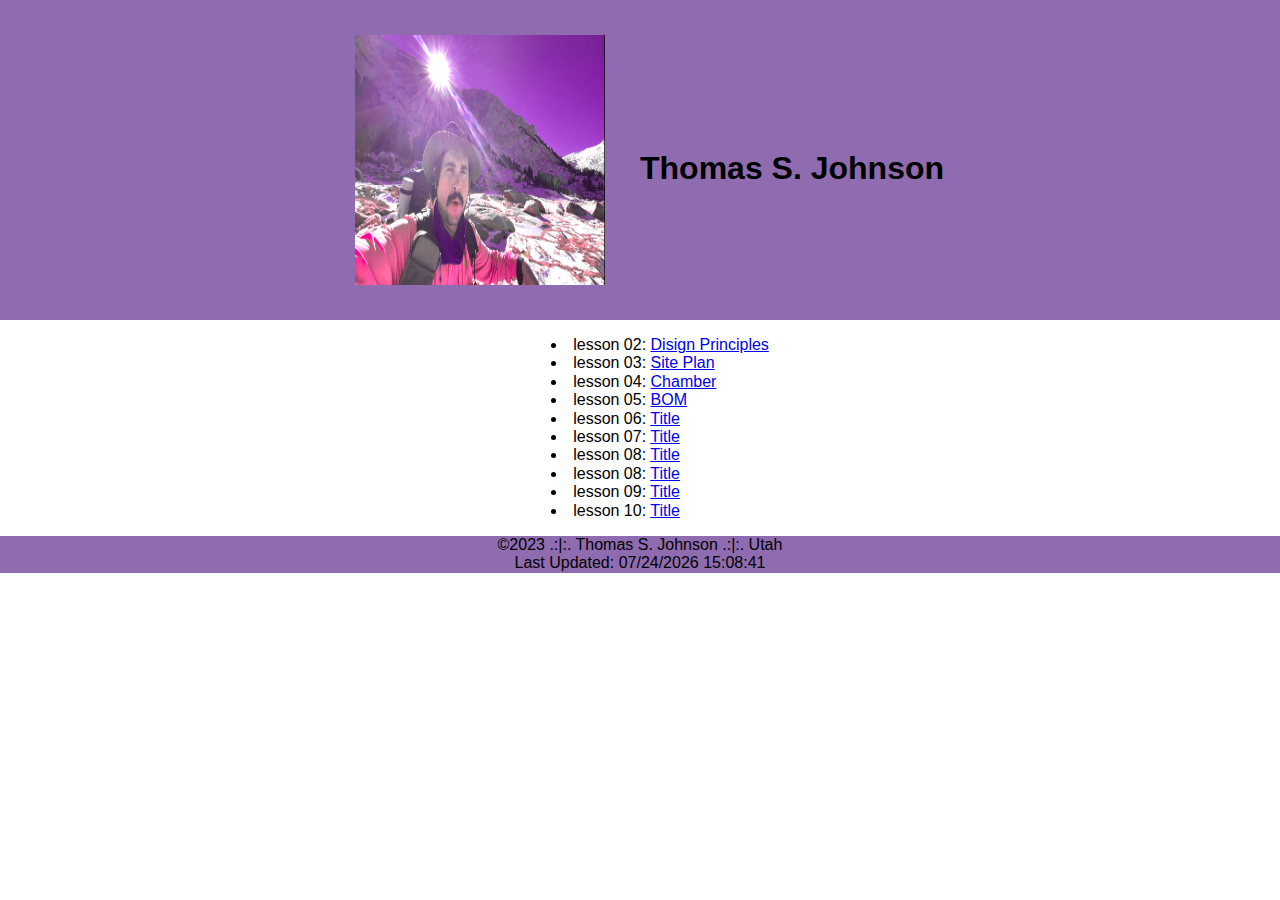
<file: portal-page/index.html>
<!DOCTYPE html>
<html lang="en">
<head>
    <meta charset="UTF-8">
    <meta http-equiv="X-UA-Compatible" content="IE=edge">
    <meta name="viewport" content="width=device-width, initial-scale=1.0">
    <meta name="description" content="Assignment portal for Thomas Johnson in 
    WDD 230: Web Frontend Development at Brigham Young University - Idaho" />
    <title>Thomas Johnson's Portal Page</title>
    <link rel="shotcut icon" href="favicon.ico">
    <link rel="preconnect" href="https://fonts.googleapis.com">
    <link rel="preconnect" href="https://fonts.gstatic.com" crossorigin>
    <link href="https://fonts.googleapis.com/css2?family=Roboto+Condensed&family=Rubik+Dirt&family=Shadows+Into+Light&display=swap" rel="stylesheet">
    <link rel="stylesheet" href="styles/normalize.css">
    <link rel="stylesheet" href="styles/small.css">
    <link rel="stylesheet" href="styles/medium.css">
</head>
<body>
    <header>
        <span id="header-content">
        <img src="images/purple-pic.png" alt="Crrazzyperson">
        <h1>Thomas S. Johnson</h1>
        </span>
    </header>
    <main>
         <section>
            <ul>
                <li>lesson 02: <a href="lesson2/design-principles.html">Disign Principles</a></li>
                <li>lesson 03: <a href="lesson3">Site Plan</a></li>
                <li>lesson 04: <a href="chamber/index.html">Chamber</a></li>
                <li>lesson 05: <a href="lesson5/bom.html">BOM</a></li>
                <li>lesson 06: <a href="#">Title</a></li>
                <li>lesson 07: <a href="#">Title</a></li>
                <li>lesson 08: <a href="#">Title</a></li>
                <li>lesson 08: <a href="#">Title</a></li>
                <li>lesson 09: <a href="#">Title</a></li>
                <li>lesson 10: <a href="#">Title</a></li>
            </ul>
        </section>
    </main>
    <footer>
       &copy;<span id="current-year"></span> .:|:. Thomas S. Johnson .:|:. Utah
       <div id="current-date"></div> 
    </footer>
</body>
<script src="scripts/app.js"></script>
</html>
</file>
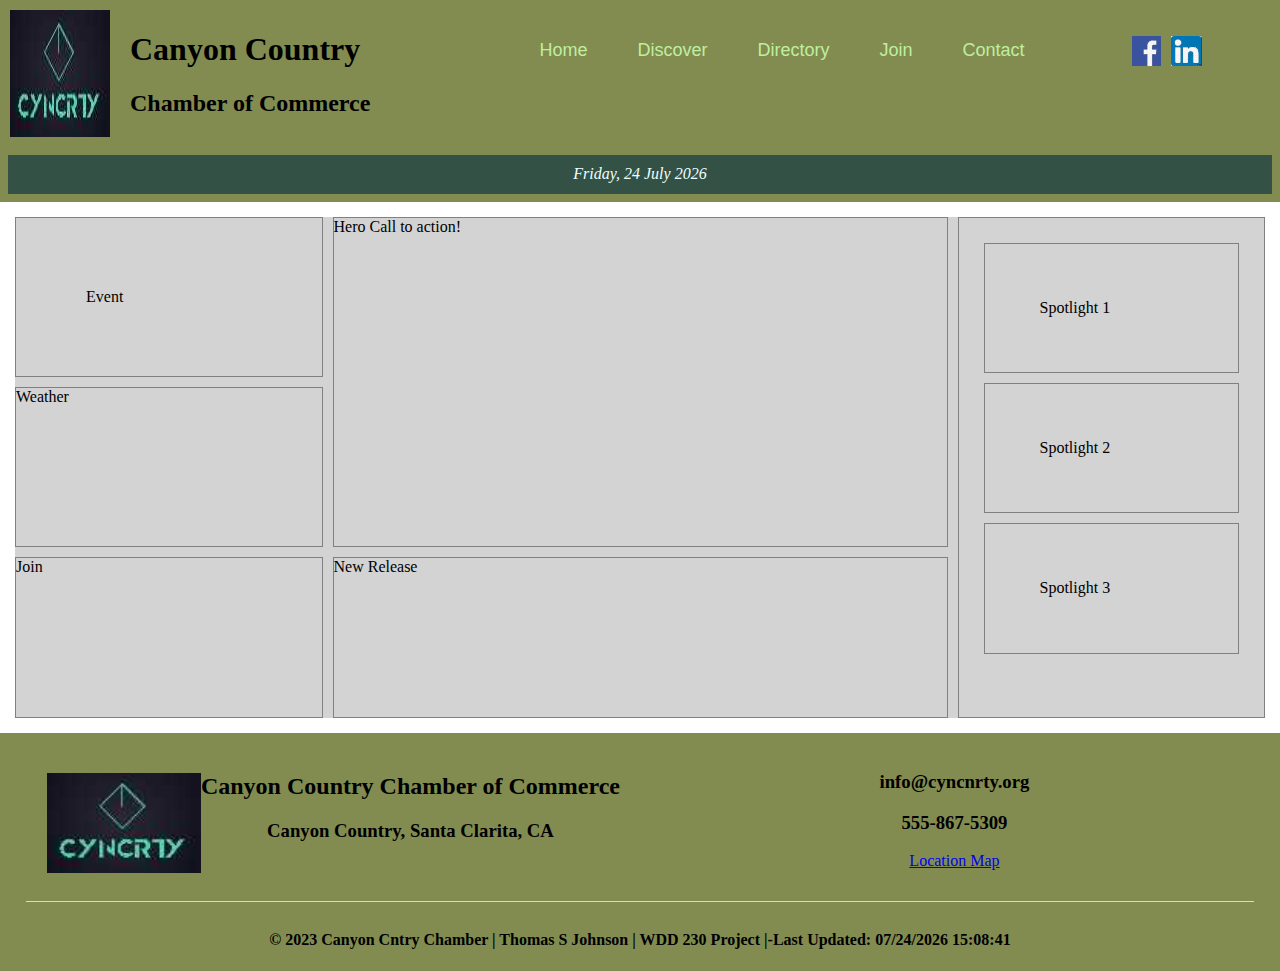
<file: portal-page/chamber/index.html>
<!DOCTYPE html>
<html lang="en">
<head>
    <meta charset="UTF-8">
    <meta http-equiv="X-UA-Compatible" content="IE=edge">
    <meta name="viewport" content="width=device-width, initial-scale=1.0">
    <meta name="description" content="Assignment for design principles that shows different @media 
    sizes needed for various screens. Also shows examples of design principles (Alignment, Contrast, 
    and Visual Hierarchy) Week 04 for Thomas Johnson in WDD 230: Web Frontend Development at Brigham Young 
    University - Idaho">
    <title>Disign Principles for WDD 230</title>
    <link rel="preconnect" href="https://fonts.googleapis.com">
    <link rel="preconnect" href="https://fonts.gstatic.com" crossorigin>
    <link href="https://fonts.googleapis.com/css2?family=Roboto+Condensed&family=Rubik+Dirt&family=Shadows+Into+Light&display=swap" rel="stylesheet">
    <link rel="stylesheet" href="styles/normalize.css">
    <link rel="stylesheet" href="styles/base.css">
    <link rel="stylesheet" href="styles/medium.css">
    <link rel="stylesheet" href="styles/large.css">
    <title>Chamber Home Page</title>
</head>
<body>
    <header>
        <div id="name-space">
            <img src="images/logo-pic-fixed.jpg" alt="logo-pic">
            <div>
                <h1>Canyon Country</h1>
                <h2>Chamber of Commerce</h2>
            </div>
        </div>
        <div id="social-link">
            <a href="www.facebook.com">
                <img src="images/facebook-icon.jpg" alt="facebook-icon">
            </a>
            <a href="www.linked.com">
                <img src="images/linked-icon.jpg" alt="linkedin-icon">
            </a>
        </div>
        <nav>
            <button id="hamBtn">
                <span>&#9776;</span>
                <span>X</span>
            </button>
            <ul id="mainNav">
                <li>
                    <a href="#">Home</a>
                </li>
                <li>
                    <a href="#">Discover</a>
                </li>
                <li>
                    <a href="#">Directory</a>
                </li>
                <li>
                    <a href="#">Join</a>
                </li>
                <li>
                    <a href="#">Contact</a>
                </li>
            </ul>
        </nav>
        <div id="date"></div>
    </header>
    <main>
        <div id="contain">
        <section id="hero">Hero Call to action!</section>
        <section id="event">Event</section>
        <section id="weather">Weather</section>
        <section id="new-release">New Release</section>
        <section id="spot-lights">
            <div>Spotlight 1</div>
            <div>Spotlight 2</div>
            <div class="spot-3">Spotlight 3</div>
        </section>
        <section id="join">Join</section>
        </div>
    </main>
    <footer>
        <div id="top-portion">
            <div id="info">
                <img src="images/logo-pic-fixed.jpg" alt="logo-pic">
                <div>
                    <h2>Canyon Country Chamber of Commerce</h2>
                    <h3>Canyon Country, Santa Clarita, CA</h3>
                </div>    
            </div>
            <div id="location">
                <h3>info@cyncnrty.org</h3>
                <h3>555-867-5309</h3>
                <a href="https://www.google.com/maps/place/Canyon+Country,+Santa+Clarita,+CA/@34.4104055,-118.5204201,12z/data=!3m1!4b1!4m6!3m5!1s0x80c2886374f099c9:0xa0b51f6825126e7e!8m2!3d34.4235425!4d-118.4720633!16zL20vMDZiankz">Location Map</a>
            </div>
        </div>
        <hr>
        <div id="bottem-portion">
            <div class="dev-info">
                <h4> &copy; <span class="current-year"></span> Canyon Cntry Chamber </h4>
                <h3>Thomas S Johnson</h3>
                <h4>WDD 230 Project</h4>
                <h4 class="current-date"></h4>     
            </div>    
            <div class="big-contain">
                <div class="big-info">
                    <h4> &copy; <span class="acurrent-year"></span> Canyon Cntry Chamber | Thomas S Johnson
                    | WDD 230 Project | 
                    </h4>
                </div>
                <h4 class="acurrent-date"> </h4>   
            </div>
        </div>    
    </footer>
    <script src="scripts/main.js"></script>
</body>
</html>
</file>
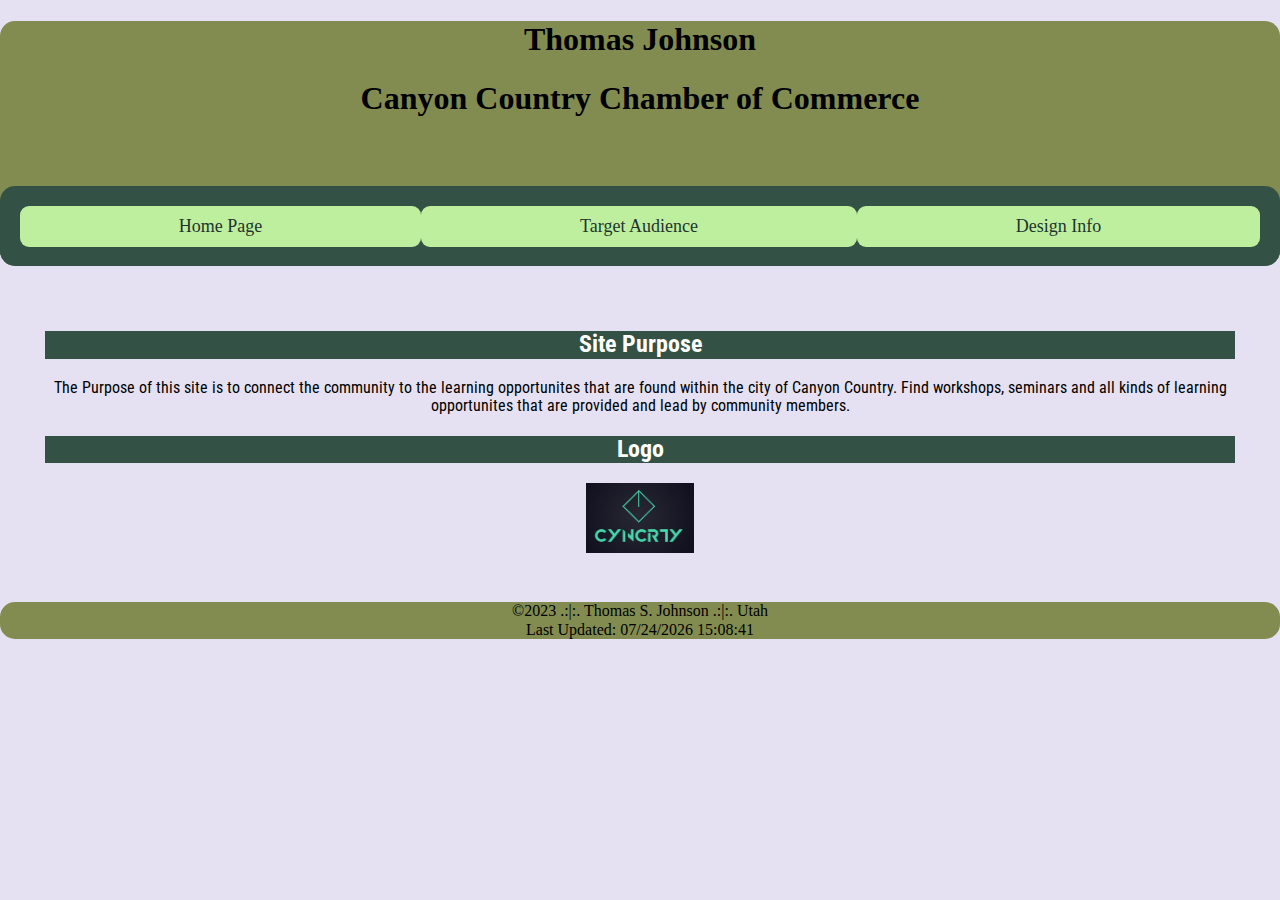
<file: portal-page/lesson3/index.html>
<!DOCTYPE html>
<html lang="en">
<head>
    <meta charset="UTF-8">
    <meta http-equiv="X-UA-Compatible" content="IE=edge">
    <meta name="viewport" content="width=device-width, initial-scale=1.0">
    <title>Canyon Country Commerce</title>
    <link rel="preconnect" href="https://fonts.googleapis.com">
    <link rel="preconnect" href="https://fonts.gstatic.com" crossorigin>
    <link href="https://fonts.googleapis.com/css2?family=Roboto+Condensed&family=Rubik+Dirt&family=Shadows+Into+Light&display=swap" rel="stylesheet">
    <link rel="stylesheet" href="styles/normalize.css">
    <link rel="stylesheet" href="styles/small.css">
    <link rel="stylesheet" href="styles/medium.css">
    <link rel="stylesheet" href="styles/large.css">
</head>
<body>
    <header>
        <h1>
            Thomas Johnson
        </h1>
        <h1>
            Canyon Country Chamber of Commerce
        </h1>
        <nav>
            <div>
                <a href="index.html">Home Page</a>
            </div>
            <div>
                <a href="target-audience.html">Target Audience</a>
            </div>
            <div>
                <a href="design.html">Design Info</a>
            </div>
        </nav>
    </header>
    <main>
        <h2>Site Purpose</h2>
        
        <p>The Purpose of this site is to connect the community to the learning opportunites that 
            are found within the city of Canyon Country. Find workshops, seminars and all kinds of learning opportunites
            that are provided and lead by community members. 
        </p>

        <h2>Logo</h2>
        <img src="images/logo-pic.png" alt="logo design">
    </main>

    <footer>
        &copy;<span id="current-year"></span> .:|:. Thomas S. Johnson .:|:. Utah
        <div id="current-date"></div> 
    </footer>
    <script src="scripts/app.js"></script> 
</body>
</html>
</file>
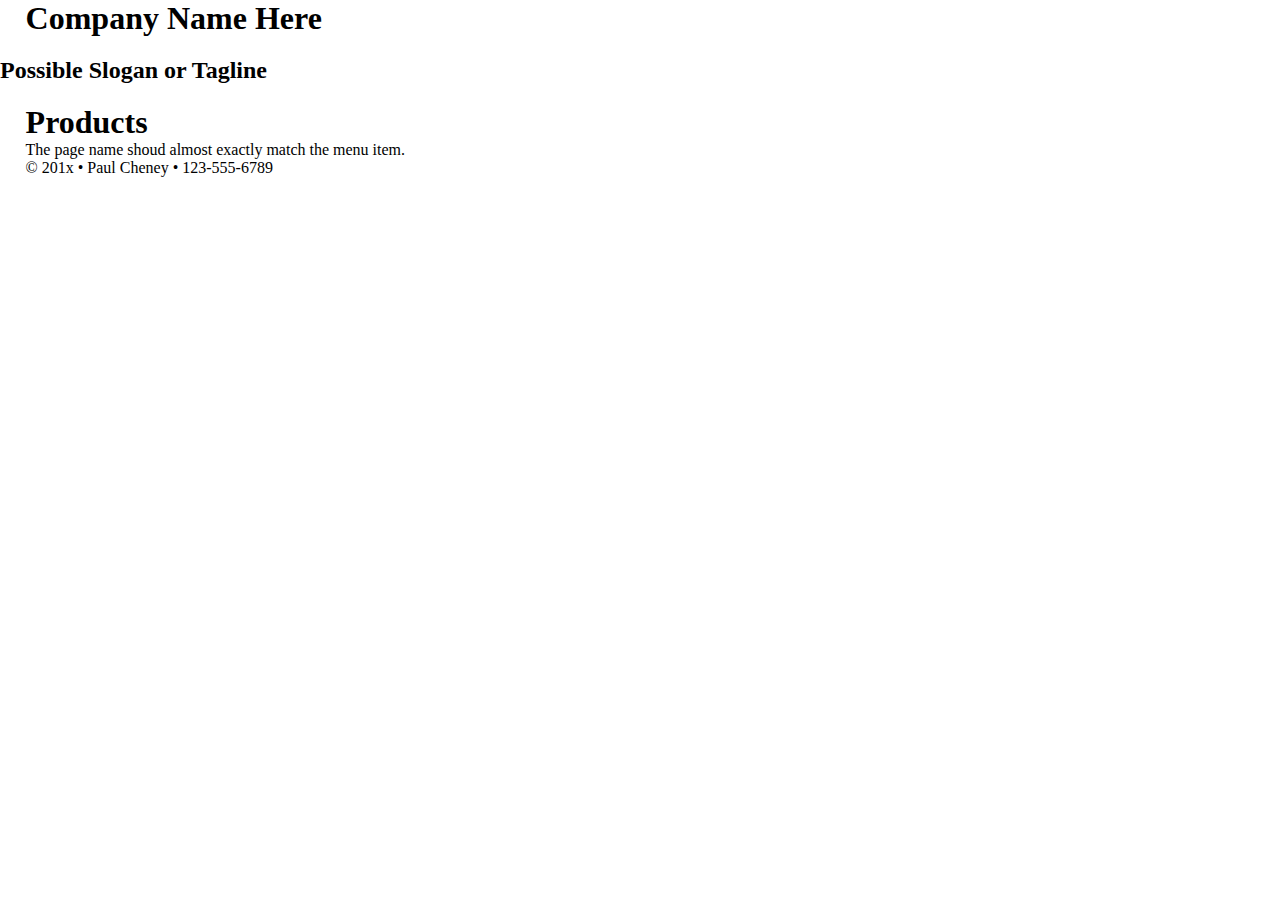
<file: portal-page/start-navigation/index.html>
<!doctype html>
<html lang="en">
<head>
<meta charset="utf-8">
<meta name="description" content="Fill Me In">
<meta name="author" content="John Doe">

<!-- This start file was build by Paul Cheney  -->
<title>HTML5 Start Site by Paul Cheney</title>

<!-- TELLS PHONES NOT TO LIE ABOUT THEIR WIDTH & stops the font from enlarging when a phone is turned sideways-->
<meta name="viewport" content="width=device-width, initial-scale=1, maximum-scale=1">




<!-- STYLE SHEETS -->
<link href="css/normalize.css" rel="stylesheet">
<!-- phone-default -->
<link href="css/small.css" rel="stylesheet">
<!-- enhance-tablet -->
<link href="css/medium.css" rel="stylesheet">
<!-- enhance-desktop -->
<link href="css/large.css" rel="stylesheet">


     
</head>
<body>
<!-- HEADER HERE -->
	<header>
 <h1>Company Name Here</h1>
        <h2>Possible Slogan or Tagline</h2>
    </header>
    
    
<!-- NAVIGATION HERE -->
    <nav>
        <button id="hamburgerBtn"><span>&#9776;</span><span>X</span></button>
        <ul id="primaryNav">
            <li><a href="#">Home</a></li>
            <li><a href="active">Products</a></li>
            <li><a href="#">Location</a></li>
            <li><a href="#">Contact</a></li>
               
        </ul>
    </nav>
    
    
<!-- CONTENT HERE -->
    <main>
        <h1>Products</h1>
        <p>The page name shoud almost exactly match the menu item. </p>
    </main>
    
<!-- FOOTER HERE -->   
    <footer>
        <p>&copy; 201x &bull; Paul Cheney &bull; 123-555-6789</p>
    </footer>
    
<script src="js/scripts.js"></script>
</body>
</html>
</file>
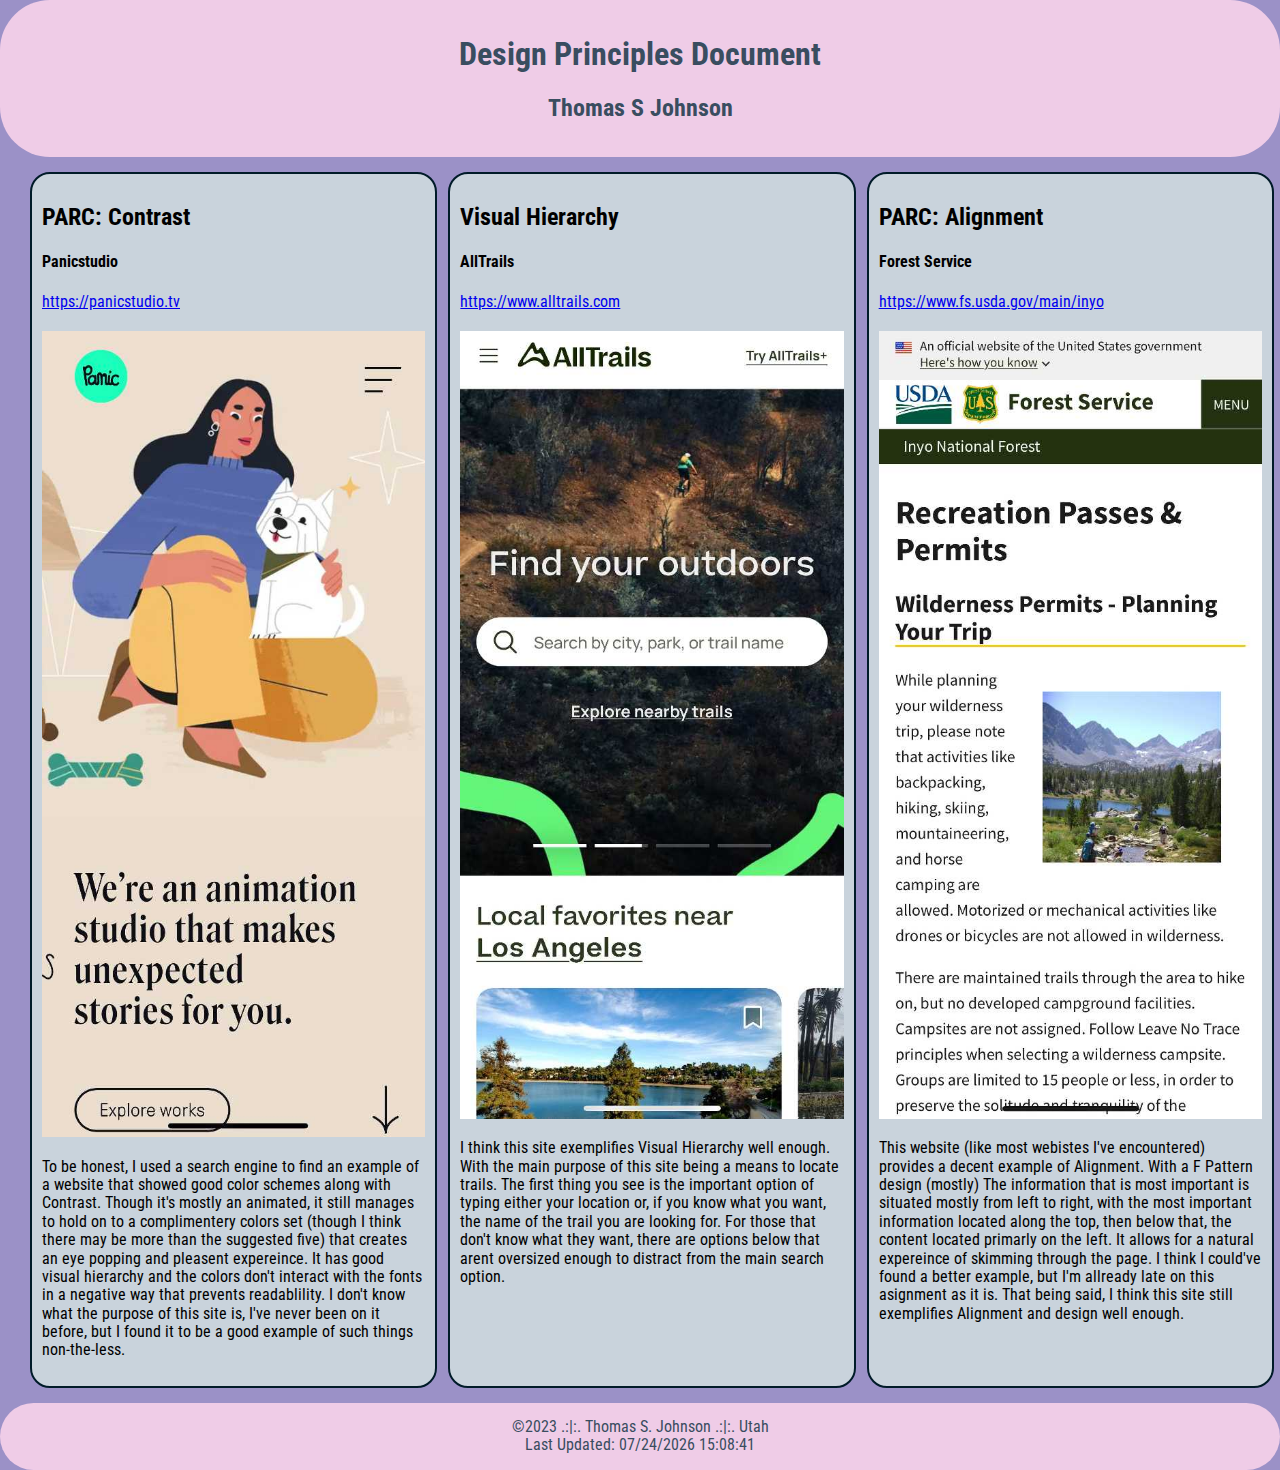
<file: portal-page/lesson2/design-principles.html>
<!DOCTYPE html>
<html lang="en">
<head>
    <meta charset="UTF-8">
    <meta http-equiv="X-UA-Compatible" content="IE=edge">
    <meta name="viewport" content="width=device-width, initial-scale=1.0">
    <meta name="description" content="Assignment for design principles that shows different @media 
    sizes needed for various screens. Also shows examples of design principles (Alignment, Contrast, 
    and Visual Hierarchy) for Thomas Johnson in WDD 230: Web Frontend Development at Brigham Young 
    University - Idaho">
    <title>Disign Principles for WDD 230</title>
    <link rel="preconnect" href="https://fonts.googleapis.com">
    <link rel="preconnect" href="https://fonts.gstatic.com" crossorigin>
    <link href="https://fonts.googleapis.com/css2?family=Roboto+Condensed&family=Rubik+Dirt&family=Shadows+Into+Light&display=swap" rel="stylesheet">
    <link rel="stylesheet" href="styles/normalize.css">
    <link rel="stylesheet" href="styles/small.css">
    <link rel="stylesheet" href="styles/medium.css">
    <link rel="stylesheet" href="styles/large.css">
</head>
<body>
    <header>
        <h1>Design Principles Document</h1>
        <h2>Thomas S Johnson</h2>
    </header>
    <main>
        <section id="section-one">
            <h2>PARC: Contrast</h2>
            <div>
                <h4>Panicstudio</h4>
                <a href="https://panicstudio.tv/">https://panicstudio.tv</a>
                <img src="images/colors-pic-fix.jpg" alt="PanicStudio mobile view">
                <p>To be honest, I used a search engine to find an example of a website that showed good color schemes along with Contrast.
                    Though it's mostly an animated, it still manages to hold on to a complimentery colors set (though I think 
                    there may be more than the suggested five) that creates an eye popping and pleasent expereince. It has good visual hierarchy
                    and the colors don't interact with the fonts in a negative way that prevents readablility.
                    I don't know what the purpose of this site is, I've never been on it before,
                    but I found it to be a good example of such things non-the-less. 
                </p>
            </div>
        </section>
        <section id="section-two">
            <h2>Visual Hierarchy</h2>
            <div>
                <h4>AllTrails</h4>
                <a href="https://www.alltrails.com/">https://www.alltrails.com</a>
                <img src="images/alltrials-pic-fix.jpg" alt="alltrials mobile view">
                <p>
                    I think this site exemplifies Visual Hierarchy well enough. With the main purpose
                    of this site being a means to locate trails. The first thing you see is the important
                    option of typing either your location or, if you know what you want, the name of the 
                    trail you are looking for. For those that don't know what they want, there are options
                    below that arent oversized enough to distract from the main search option. 
                </p>
            </div>
        </section>
        <section id="section-three">
            <h2>PARC: Alignment</h2>
            <div>
                <h4>Forest Service</h4>
                <a href="https://www.fs.usda.gov/main/inyo/">https://www.fs.usda.gov/main/inyo</a>
                <img src="images/inyo-pic-fix.jpg" alt="Forest Serves mobile view">
                <p>This website (like most webistes I've encountered) provides a decent example of Alignment.
                    With a F Pattern design (mostly) The information that is most important is situated mostly from left to right, with the most important
                    information located along the top, then below that, the content located primarly on the left. It allows for a natural
                    expereince of skimming through the page. I think I could've found a better example, but I'm allready
                    late on this asignment as it is. That being said, I think this site still exemplifies Alignment and design well enough.
                </p>
            </div>
        </section>
    </main>
    <footer>
        &copy;<span id="current-year"></span> .:|:. Thomas S. Johnson .:|:. Utah
        <div id="current-date"></div> 
     </footer>
     <script src="scripts/app.js"></script>
</body>

</html>
</file>
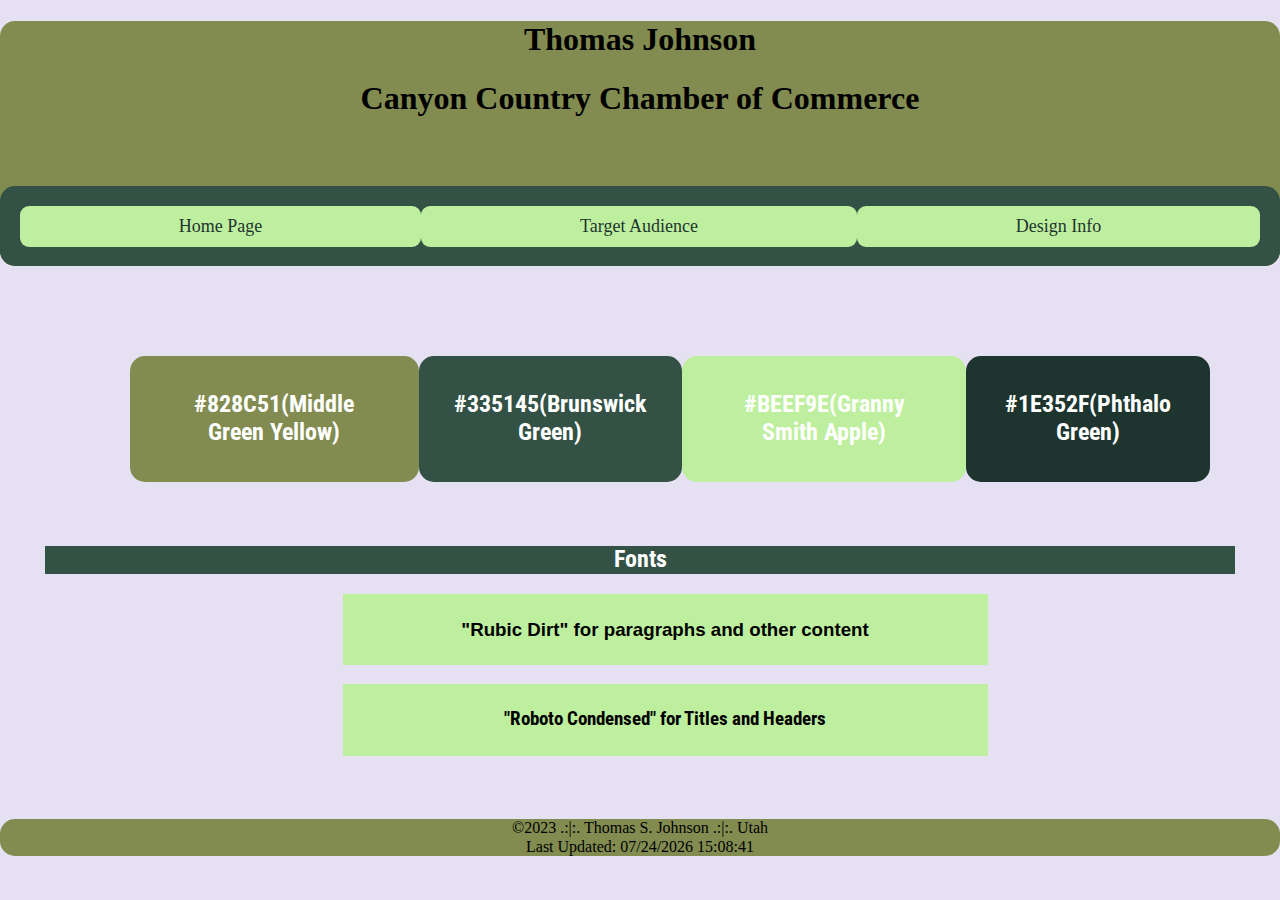
<file: portal-page/lesson3/design.html>
<!DOCTYPE html>
<html lang="en">
<head>
    <meta charset="UTF-8">
    <meta http-equiv="X-UA-Compatible" content="IE=edge">
    <meta name="viewport" content="width=device-width, initial-scale=1.0">
    <title>Document</title>
    <link rel="preconnect" href="https://fonts.googleapis.com">
    <link rel="preconnect" href="https://fonts.gstatic.com" crossorigin>
    <link href="https://fonts.googleapis.com/css2?family=Roboto+Condensed&family=Rubik+Dirt&family=Shadows+Into+Light&display=swap" rel="stylesheet">
    <link rel="stylesheet" href="styles/normalize.css">
    <link rel="stylesheet" href="styles/small.css">
    <link rel="stylesheet" href="styles/medium.css">
    <link rel="stylesheet" href="styles/large.css">
</head>
<body>
    <header>
        <h1>
            Thomas Johnson
        </h1>
        <h1>
            Canyon Country Chamber of Commerce
        </h1>
        <nav>
            <div>
                <a href="index.html">Home Page</a>
            </div>
            <div>
                <a href="target-audience.html">Target Audience</a>
            </div>
            <div>
                <a href="design.html">Design Info</a>
            </div>
        </nav>
    </header>
    <main>
        <div id="color-box">
        <h2 class="color-1">#828C51(Middle Green Yellow)</h2>
        <h2 class="color-2">#335145(Brunswick Green)</h2>
        <h2 class="color-3">#BEEF9E(Granny Smith Apple)</h2>
        <h2 class="color-4">#1E352F(Phthalo Green)</h2>
        </div>
        <div id="font-box">
        <h2>Fonts</h2>
        <h3 id="title-fonts">"Rubic Dirt" for paragraphs and other content</h3> 
        <h3 id="par-fonts">"Roboto Condensed" for Titles and Headers</h3>
        </div>
    </main>  
    <footer>
        &copy;<span id="current-year"></span> .:|:. Thomas S. Johnson .:|:. Utah
        <div id="current-date"></div> 
    </footer>
    <script src="scripts/app.js"></script>
</body>
<script src="scripts/app.js"></script>
</html>
</file>
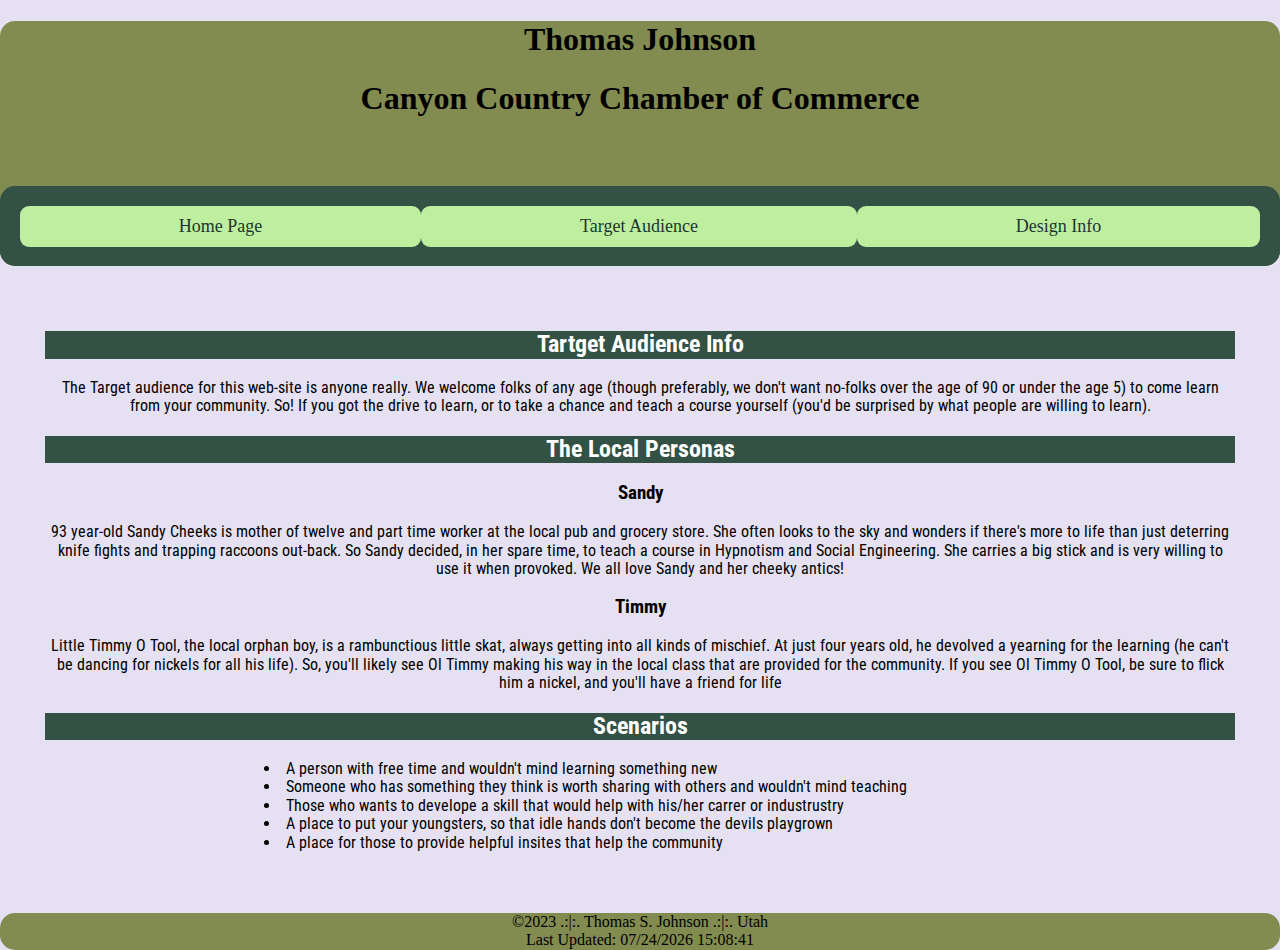
<file: portal-page/lesson3/target-audience.html>
<!DOCTYPE html>
<html lang="en">
<head>
    <meta charset="UTF-8">
    <meta http-equiv="X-UA-Compatible" content="IE=edge">
    <meta name="viewport" content="width=device-width, initial-scale=1.0">
    <title>Document</title>
    <link rel="preconnect" href="https://fonts.googleapis.com">
    <link rel="preconnect" href="https://fonts.gstatic.com" crossorigin>
    <link href="https://fonts.googleapis.com/css2?family=Roboto+Condensed&family=Rubik+Dirt&family=Shadows+Into+Light&display=swap" rel="stylesheet">
    <link rel="stylesheet" href="styles/normalize.css">
    <link rel="stylesheet" href="styles/small.css">
    <link rel="stylesheet" href="styles/medium.css">
    <link rel="stylesheet" href="styles/large.css">
</head>
<body>
    <header>
        <h1>
            Thomas Johnson
        </h1>
        <h1>
            Canyon Country Chamber of Commerce
        </h1>
        <nav>
            <div>
                <a href="index.html">Home Page</a>
            </div>
            <div>
                <a href="target-audience.html">Target Audience</a>
            </div>
            <div>
                <a href="design.html">Design Info</a>
            </div>
        </nav>
    </header>
    <main>
        <h2>Tartget Audience Info</h2>
        <p>
            The Target audience for this web-site is anyone really. We welcome folks of any age (though preferably, 
            we don't want no-folks over the age of 90 or under the age 5) to come learn from your community. So! If you
            got the drive to learn, or to take a chance and teach a course yourself (you'd be surprised by what people 
            are willing to learn).

        </p>
        
        <h2>The Local Personas</h2>
        <h3>Sandy</h3>
        <p>
            93 year-old Sandy Cheeks is mother of twelve and part time worker at the local pub and grocery store.
            She often looks to the sky and wonders if there's more to life than just deterring knife fights 
            and trapping raccoons out-back. So Sandy decided, in her spare time, to teach a course in Hypnotism and Social Engineering.
            She carries a big stick and is very willing to use it when provoked. We all love Sandy and her cheeky antics!
        </p>
        <h3>Timmy</h3>
        <p>
            Little Timmy O Tool, the local orphan boy, is a rambunctious little skat, always getting into all
            kinds of mischief. At just four years old, he devolved a yearning for the learning (he can't be dancing
            for nickels for all his life). So, you'll likely see Ol Timmy making his way in the local class that are 
            provided for the community. If you see Ol Timmy O Tool, be sure to flick him a nickel, and you'll have a 
            friend for life

        </p>
        <h2>Scenarios</h2>
        <ul>
            <li>A person with free time and wouldn't mind learning something new</li>
            <li>Someone who has something they think is worth sharing with others and wouldn't mind teaching</li>
            <li>Those who wants to develope a skill that would help with his/her carrer or industrustry</li>
            <li>A place to put your youngsters, so that idle hands don't become the devils playgrown</li>
            <li>A place for those to provide helpful insites that help the community</li>
        </ul>
    </main>
    <footer>
        &copy;<span id="current-year"></span> .:|:. Thomas S. Johnson .:|:. Utah
        <div id="current-date"></div> 
    </footer>
    <script src="scripts/app.js"></script>
</body>

</html>
</file>
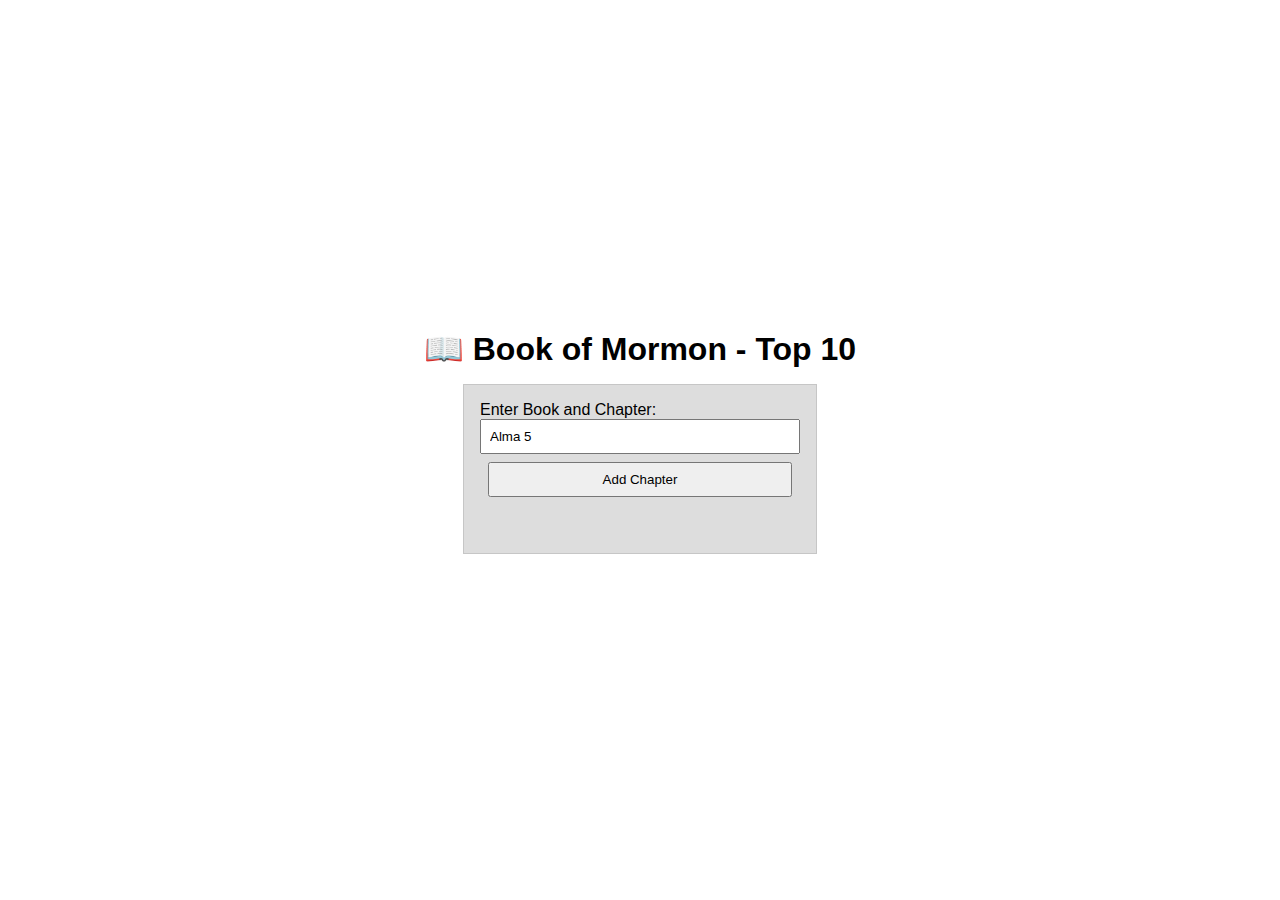
<file: portal-page/lesson5/bom.html>
<!DOCTYPE html>
<html lang="en">
<head>
    <meta charset="UTF-8">
    <meta http-equiv="X-UA-Compatible" content="IE=edge">
    <meta name="viewport" content="width=device-width, initial-scale=1.0">
    <meta name="description" content="Assignment for DOM learning activity making BOM list for Thomas Johnson
    WDD230 class">
    <link rel="stylesheet" href="styles/bom.css">
    <title>BOM Assignment</title>
</head>
<body>
    <h1>📖 Book of Mormon - Top 10</h1>
<main>
	<label for="favchap">Enter Book and Chapter: </label>
	<input type="text" id="favchap" placeholder="Alma 5" value="Alma 5">
	<button type="submit">Add Chapter</button>
	<ul id="list"></ul>	
</main>
<script src="scripts/bom.js"></script>
</body>
</html>
</file>
<file: portal-page/styles/small.css>
header {
    width: auto;
    background-color: rgb(143, 108, 175); 
    text-align: center;  
}

body {
    font-family: 'Franklin Gothic Medium', 'Arial Narrow', Arial, sans-serif;
}

section {
    display: flex;
    justify-content: center;
    list-style-position: inside;
    text-align: left;
}

img {
    padding: 10px;
    height: 250px;
    width: 250px;
}

footer {
    background-color:rgb(143, 108, 175);
    text-align: center;
}
</file>
<file: portal-page/styles/medium.css>
@media screen and (min-width: 32.5em) {
    h1 {
        margin-top: 150px;
    }
    #header-content {
        display: flex;
        margin-left: 25%;
    }

    h1 {
        margin-top: 150px;
    }
    
    img {
        padding: 35px;
        height: 250px;
        width: 250px;
    }
  }
</file>
<file: portal-page/chamber/styles/base.css>
header {
    display: grid;
    grid-template-columns: repeat(4, auto);
    grid-template-rows: repeat(3,auto);
    background-color: #828C51;
    text-decoration: none;
}

#name-space {
    grid-row: 1/2;
    grid-column: 1/2;
    margin: 10px;
    display: flex;
    background-color: #828C51;
}

#name-space h1 {
    margin-left: 20px;
}

#name-space h2 {
    margin-left: 20px;
}

#social-link {
    display: flex;
    margin-top: 20%;
    margin-right: 35px;
    grid-row: 1/2;
    grid-column-start: 2/3;
}

#social-link img {
    grid-row: 2;
    grid-column: 2/3;
    max-height: 30px;
    padding: 5px;
    justify-content: center;
}

nav {
    font-family: "Rubic Dirt", sans-serif;
    font-size: large;
    text-decoration: none;
    grid-row: 1;
    grid-column: 4/5;
}

nav ul {
    text-decoration: none;
    display: none;
}

nav ul.open {
    display: block;
    text-decoration: none;
}

nav button {
    margin: .2rem 2vw;
    background: transparent;
    border: none;
    font-size: 2rem;
}

nav ul {
    text-decoration: none;
    list-style-type: none;
    padding: 0;
    margin: 0;
}
nav a {
    text-decoration: none;
    color: #BEEF9E;
}

a:hover {
    color: #335145;
}

#date {
    margin: 8px;
    padding: 10px;
    grid-column: 1/5;
    grid-row: 3;
    text-align: center;
    background-color: #335145;
    color: azure;
}

#hamBtn span:nth-child(1) {display: block;}
#hamBtn span:nth-child(2) {display: none;}

#hamBtn.open span:nth-child(1) {display: none;}
#hamBtn.open span:nth-child(2) {display: block;}

main {
    margin: 15px;
    background-color: lightgrey;
}

main section {
    margin: 10px;
    padding: 70px;
    border: .5px solid gray;
}

section div {
    border: .5px solid gray;
    padding: 55px;
}

div.spot-3 {
    display: none;
}

div.big-info, div.big-contain {
    display: none;
}

footer {
    display: grid;
    grid-template-columns: 1fr;
    grid-template-rows: 1fr;
    background-color: #828C51;
    justify-items: center;
}

footer img {
    height: 100px;
    margin-top: 20px;
    margin-left: 16px;
}

hr {
    border: 0;
    clear: both;
    display: block;
    width: 96%;
    background-color: #BEEF9E;
    height: 1px;
}

#info, .dev-info, #location {
    text-align: center;
}
</file>
<file: portal-page/chamber/styles/medium.css>
@media screen and (min-width: 40rem) {

    #contain {
        display: grid;
        grid-template-rows: 1fr;
        grid-column: 1fr 1fr; 
    }

    #hero {
        grid-column: 1/3;
    }
    
    #event {
        grid-column: 1/3;
        grid-row: 4/5;
    }
    
    #weather {
        grid-column: 2/3;
        grid-row: 4/5;
    }
    
    #new-release {
        grid-row: 2/3;
        grid-column: 1/3;
    }
    
    #spot-lights { 
        grid-column: 1/3;
        grid-row: 3/4;
        display: flex;
        justify-content: center;
        
    }
    #join {
        grid-column: 1/3;
        grid-row: 5/6;
    }
    div.spot-3 {
        display: none;
    }

    footer.dev-info {
        display: none;
    }
    
    footer {
        justify-items: center;
    }
    div.dev-info {
        display: none;
    }
     div.big-contain {
        display: block;
        text-align: center;
     }
     
     div.big-info {
        display: block;
     }
    
    #top-portion {
        display: grid;
        grid-template-columns: 1fr 1fr;
    }

    #info {
        display: flex;
        padding: 20px;
    }
    
    #location {
        padding: 20px;
    }
    #bottem-portion {
        display: grid;
        grid-template-rows: 1fr;
    }

}
</file>
<file: portal-page/chamber/styles/large.css>
@media only screen and (min-width: 64rem) {

    #name-space {
        grid-column: 1;
        grid-row: 1/2;
    }
    #social-link {
        grid-column: 4;
        grid-row: 1;
    }

    #hamBtn {
        display: none;
    }

    #mainNav {
        display: flex;
        font-family:"Roboto Condensed";
        text-decoration: none;
    }

    #mainNav a {
        font-family: "Rubic Dirt", sans-serif;
        padding: 25px;
        margin: 0;
        text-decoration: none;
    }

    nav {
        padding-top: 40px;
        grid-row: 1;
        grid-column: 2/4;
    }


    #contain {
        display: grid;
        grid-template-columns: 1fr 2fr 1fr;
        grid-template-rows: repeat(3,1fr);
        grid-gap: 10px;
    }


    #hero {
        grid-column: 2;
        grid-row: 1/3;
        padding: 0;
        margin: 0;
    }
    
    #event {
        grid-column: 1;
        grid-row: 1;
        margin: 0;
    }
    
    #weather {
        grid-column: 1;
        grid-row: 2;
        padding: 0;
        margin: 0;
    }
    
    #new-release {
        grid-column: 2;
        grid-row: 3;
        padding: 0;
        margin: 0;
    }
    
    #spot-lights { 
        display: block;
        grid-column: 3;
        grid-row: 1/4;
        padding: 15px;
        margin: 0;
    }
    #join {
        grid-column: 1;
        grid-row: 3;
        padding: 0;
        margin: 0;
    }

    section div {
        margin: 10px;
    }

    div.spot-3{
        display: inherit;
    }

    footer.div-info {
        display: none;
    }
   
    div.big-contain {
        display: flex;
    }
}
</file>
<file: portal-page/lesson3/styles/small.css>
header, footer {
    text-align: center;
    background-color:#828C51;
    border-radius: 15px;
    border: black;
    font-family: "Rubic Dirt";
}

nav {
    margin-top: 70px;
    border-style: solid;
    border: black;
    border-width: 10px;
    background-color:#335145;
    border-radius: 15px;
    padding: 20px;
}

a {
    display: block;
    padding: 10px;
    color: #1E352F;
    border-radius: 9px;
    font-size: large;
    background-color: #BEEF9E;
    text-decoration: none;
}

a:hover {
    color: whitesmoke;
    border-radius: 9px;
    font-size: x-large;
    background-color:#828C51;
    text-decoration: none;
}

body {
    font-family: "Roboto Condensed";
    background-color: rgb(229, 225, 242);
}

main {
    text-align: center;
    padding: 45px;
}

main h2 {
    background-color: #335145;
    color: white;
}

.color-1 {
    background-color: #828C51;
    padding: 35px;
    border-radius: 15px;
}

.color-2 {
    background-color: #335145;
    padding: 35px;
    border-radius: 15px;
}

.color-3 {
    background-color:#BEEF9E;
    padding: 35px;
    border-radius: 15px;
}

.color-4 {
    border-radius: 15px;
    background-color: #1E352F;
    padding: 35px;
}

#color-box {
   
    border-radius: 15px;
    padding: 25px;
    max-width: 100%;
    text-align: center;
}

img {
    height: 70px;
}

ul {
    margin-left: 15%;
    list-style-position: inside;
    text-align: left;
}

#title-fonts {
    font-family: "Rubic Dirt", sans-serif;
    background-color:#BEEF9E;
    width: 50%;
    margin-left: 25%;
    padding: 25px;
}

#par-fonts {
    font-family: "Roboto Condensed", sans-serif;
    background-color:#BEEF9E;
    width: 50%;
    margin-left: 25%;
    padding: 25px;
}
</file>
<file: portal-page/lesson3/styles/medium.css>
@media screen and (min-width: 40rem) {

    #color-box {
        margin-left: 5%;
        border-radius: 15px;
        padding: 25px;
        max-width: 100%;
        text-align: center;
    }
    nav {
        display: flex;
    }
    nav div {
        flex: 1 1 auto;
    }



}
</file>
<file: portal-page/lesson3/styles/large.css>
@media screen and (min-width:64rem) {
    #color-box {
        display: flex;
        padding: 25px;
        max-width: 100%;
        text-align: center;
    }
    
    a {
        padding: 10px;
        color: #1E352F;
        border-radius: 9px;
        font-size: large;
        background-color: #BEEF9E;
        text-decoration: none;
    }
    
    a:hover {
        color: whitesmoke;
        border-radius: 9px;
        font-size: large;
        background-color:#828C51;
        text-decoration: none;
    }
    nav {
        height: 40px;
        background-color:#335145;
        border-radius: 15px;
        padding: 20px;
        display: flex;
    }
    nav div {
        flex: 1 1 auto;
    }
}
</file>
<file: portal-page/start-navigation/css/small.css>
/* Prevent adjustments of font size after orientation changes in IE on Windows Phone and in iOS.  */
html {-webkit-text-size-adjust: 100%; -ms-text-size-adjust: 100%;}

/*----------- apply a natural box layout model to all elements --------------*/
* { -moz-box-sizing: border-box; -webkit-box-sizing: border-box; box-sizing: border-box; }



h1, p {margin: 0 2vw;}

nav button {
    margin: .2rem 2vw;
    background: transparent;
    border: none;
    font-size: 2rem;
    color: #555;
}

nav {
    background-color: #eee;
}
nav ul {
    list-style-type: none;
    padding: 0;
    margin: 0;
}

nav ul li a {
    display: block;
    padding: .8rem 2vw;
    text-decoration: none;
    color: #333;
    border-top: 1px solid rgba(0,0,0,0.5);
}

nav ul li.active a {
    background-color: rgba(0,0,0,0.2);
    color: #fff;
}

nav ul li a:hover {
    background-color: rgba(0,0,0,0.3);
}

nav ul {display: none;}

nav ul.open {display: block;}


#hamburgerBtn span:nth-child(1) {display: block;}
#hamburgerBtn span:nth-child(2) {display: none;}

#hamburgerBtn.open span:nth-child(1) {display: none;}
#hamburgerBtn.open span:nth-child(2) {display: block;}
</file>
<file: portal-page/start-navigation/css/medium.css>
@media only screen and (min-width: 40rem) {

    nav button {
        display: none;
    }

    nav ul #primaryNav{
        display: flex;
        justify-content: center;
        margin-left: 2vw;
        border-left: 1px solid rgba(0, 0, 0, 0.3);
    }

    nav ul li a {
        border: none;
        border-right: 1px solid rgba(0, 0, 0, 0.3);
    }

}
</file>
<file: portal-page/start-navigation/css/large.css>
@media only screen and (min-width: 64rem) {

    nav ul li a {
        padding: .5rem 1rem;
    }

}
</file>
<file: portal-page/lesson2/styles/small.css>
body {
    font-family: "Roboto Condensed", sans-serif;
    background-color: rgb(155, 145, 199);
}

main{
    display: grid;
    margin-top: 15px;
    margin-bottom: 15px;
    margin-left: 30px;
    margin-right: 30px;
    grid-gap: 35px;
}

section img {
    padding-top: 20px;
    width: 100%;
}

section{
    background-color: #c9d3dc;
    color: black;
    border: solid #001b29 2px;
    border-radius: 20px;
    max-width: 100%;
}
#section-one{
    grid-column: 1/4;
    padding: 10px;
    width: 100%;
}

#section-two{
    grid-column: 1/4;
    padding: 10px;
    width: 100%;
}

#section-three{
    grid-column: 1/4;
    padding: 10px;
    width: 100%;
    
}

header,footer{
    border-radius: 50px;
    height: auto;
    padding: 15px;
    background-color: #efcce7;
    color: rgb(57, 77, 96);
    text-align: center;
    max-width: 100%;
}
</file>
<file: portal-page/lesson2/styles/medium.css>
@media screen and (min-width: 32.5em) {

    main{
        display: grid;
        grid-template-columns: repeat(2, 1fr);
        margin-left: 30px;
        margin-right: 30px;
        grid-gap: 35px;
    }
   
    #section-one{
        grid-column: 1/2;
    }
    
    #section-two{
        grid-column: 2/3;
    }

    #section-three{
        grid-column: 1/3;
        
    }
  }
</file>
<file: portal-page/lesson2/styles/large.css>
@media screen and (min-width: 900px) {

    main{
        display: grid;
        grid-template-columns: repeat(3, 1fr);
        margin-left: 30px;
        margin-right: 30px;
        grid-gap: 35px;
    }


    #section-one{
        grid-column: 1/2;
    }
    
    #section-two{
        grid-column: 2/3;
    }

    #section-three{
        grid-column: 3/4;
    }
  }
</file>
<file: portal-page/lesson5/styles/bom.css>
* {
	margin: 0;
	padding: 0;
}

body {
	height: 100vh;
	display: flex;
	flex-direction: column;
	align-items: center;
	justify-content: center;
	font-family: Acme, Arial, sans-serif;
}

h1 {
	font-size: 1.5rem;
}

main {
	margin: 1rem auto;
	border: 1px solid rgba(0, 0, 0, 0.1);
	padding: 1rem;
	background-color: #ddd;
	display: flex;
	flex-direction: column;
}

input,
button {
	padding: 0.5rem;
}

button {
	margin: 0.5rem;
}

li button{
	color:red;
}

.delete {
	width: fit-content;
}

.input {
	display: flex;
	gap: 1rem;
}

.list {
	padding: 0.5rem;
}

ul {
	margin: 1rem;
	list-style: none;
}

li {
	display: flex;
	align-items: center;
	justify-content: space-between;
}

@media only screen and (min-width: 32.5em) {
	h1 {
		font-size: 2rem;
	}

	main {
		width: 320px;
	}
}
</file>
